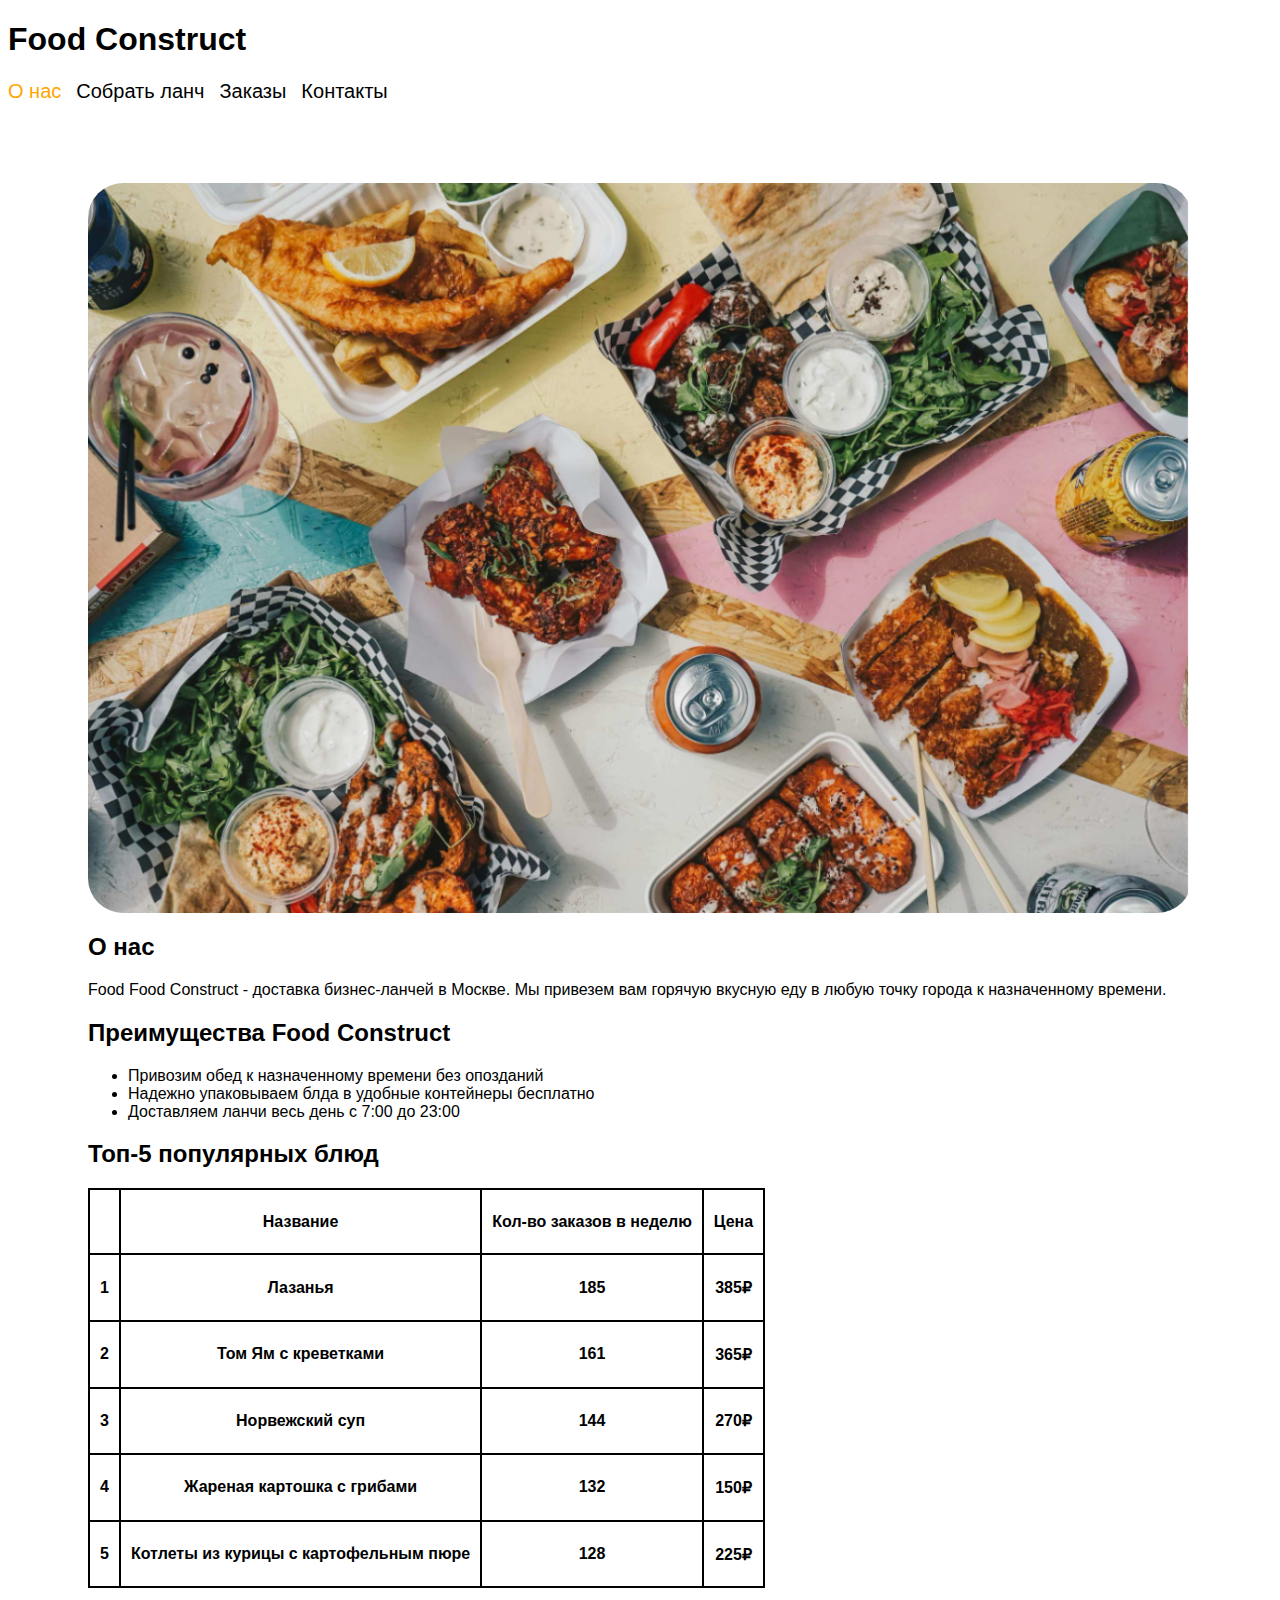
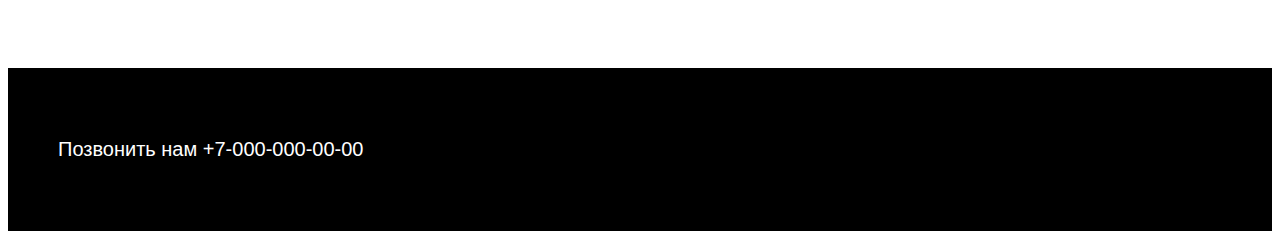
<file: index.html>
<!DOCTYPE html>
<html lang="ru">
<head>
    <meta charset="UTF-8">
    <meta name="viewport" content="width=device-width, initial-scale=1.0">
    <link rel="stylesheet" href="static/style.css">
    <title>Павлюченко Михаил</title>
</head>
<body>
    <header>
        <h1>Food Construct</h1>
        <nav> 
            <a id="active" href="#about">О нас </a>
            <a href="pages\lunch.html">Собрать ланч </a>
            <a href="#">Заказы </a>
            <a href="#contacts">Контакты </a>
        </nav>
    </header>

    <main>
        <section id="about">
            <img src="media/img.png" alt="Img">
            <h2>О нас</h2>
            <p>Food Food Construct - доставка бизнес-ланчей в Москве. Мы привезем вам горячую вкусную еду в любую точку города к назначенному времени.</p>
        </section>

        <section>
            <h2>Преимущества Food Construct</h2>
            <ul>
                <li>Привозим обед к назначенному времени без опозданий</li>
                <li>Надежно упаковываем блда в удобные контейнеры бесплатно</li>
                <li>Доставляем ланчи весь день с 7:00 до 23:00</li>
            </ul>
        </section>

        <section>
            <h2>Топ-5 популярных блюд</h2>
            <table>
                <tr>
                    <th></th>
                    <th>Название</th>
                    <th>Кол-во заказов в неделю</th>
                    <th>Цена</th>
                </tr>
                
                <tr>
                    <th>1</th>
                    <th>Лазанья</th>
                    <th>185</th>
                    <th>385₽</th>
                </tr>

                <tr>
                    <th>2</th>
                    <th>Том Ям с креветками</th>
                    <th>161</th>
                    <th>365₽</th>
                </tr>

                <tr>
                    <th>3</th>
                    <th>Норвежский суп</th>
                    <th>144</th>
                    <th>270₽</th>
                </tr>

                <tr>
                    <th>4</th>
                    <th>Жареная картошка с грибами</th>
                    <th>132</th>
                    <th>150₽</th>
                </tr>

                <tr>
                    <th>5</th>
                    <th>Котлеты из курицы с картофельным пюре</th>
                    <th>128</th>
                    <th>225₽</th>
                </tr>
            </table>
        </section>
    </main>

    <footer id="contacts">
        <p>Позвонить нам +7-000-000-00-00</p>
    </footer>


</body>
</html>
</file>
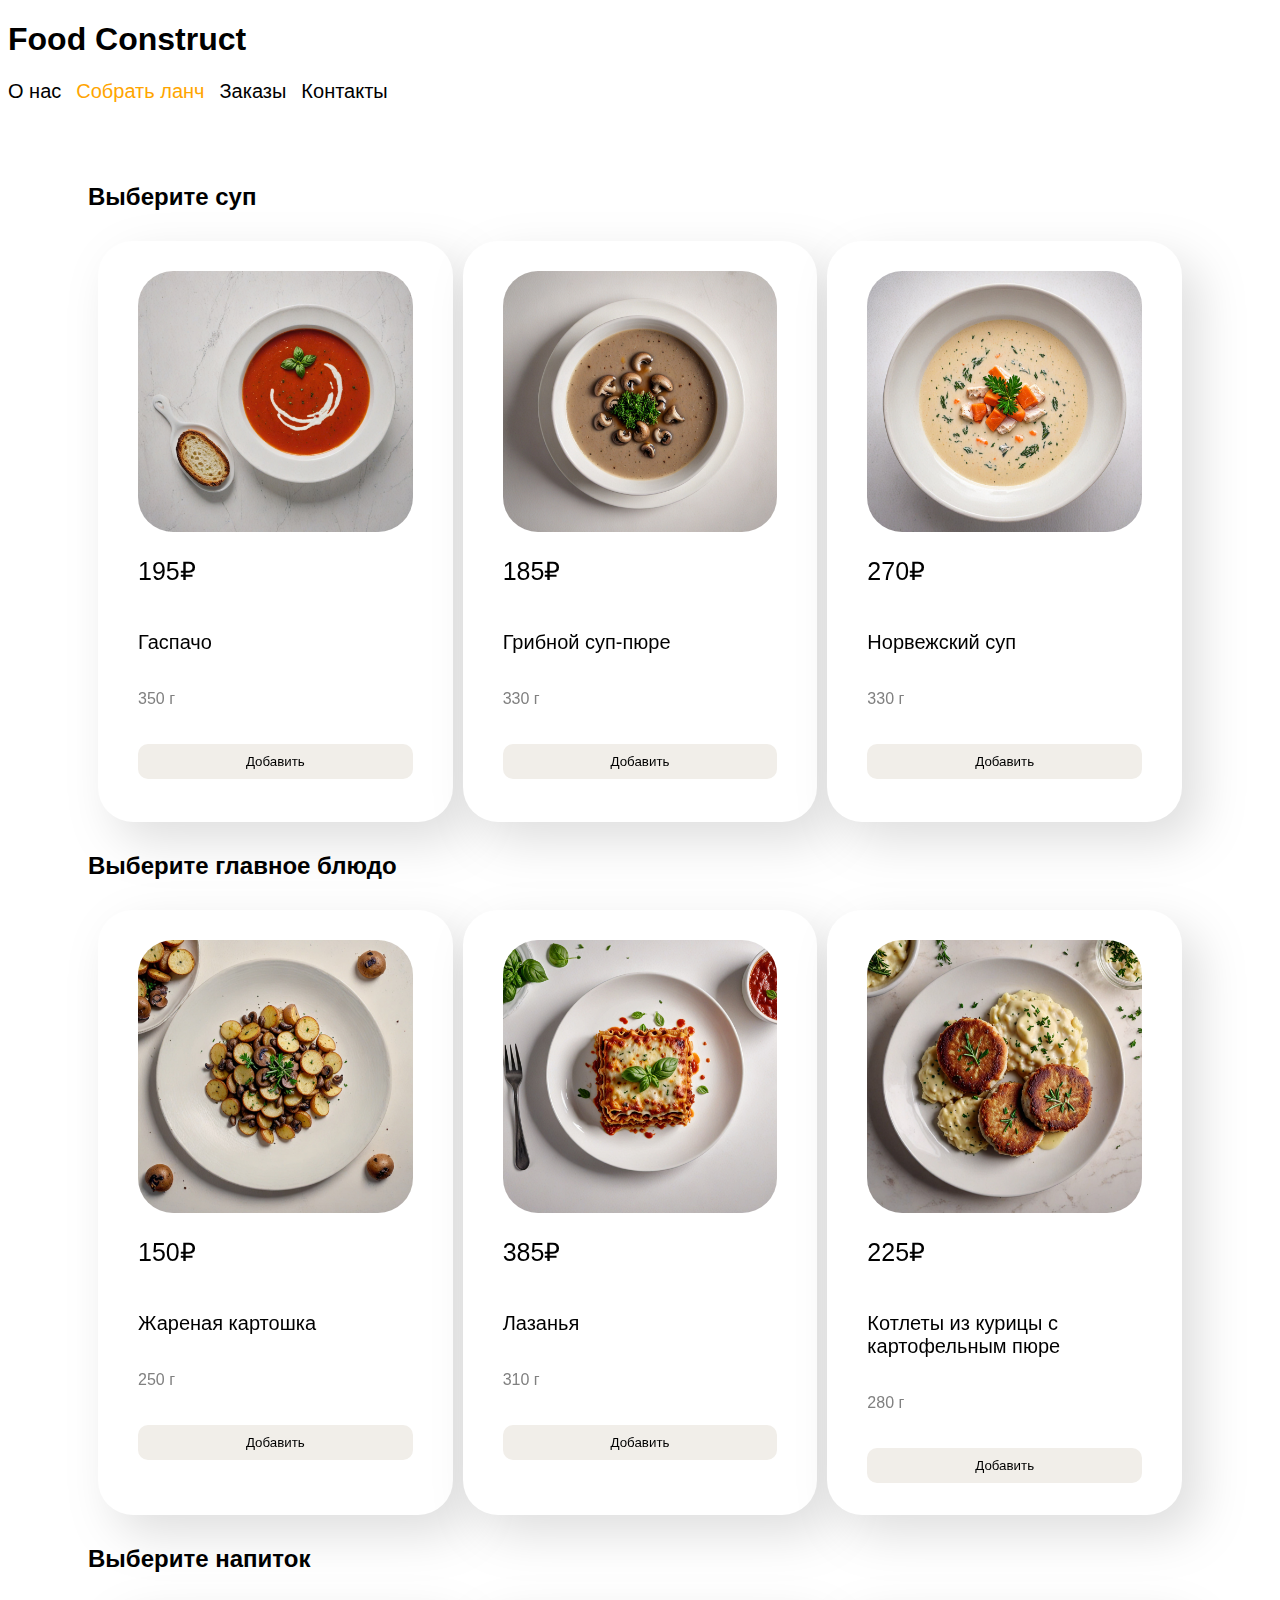
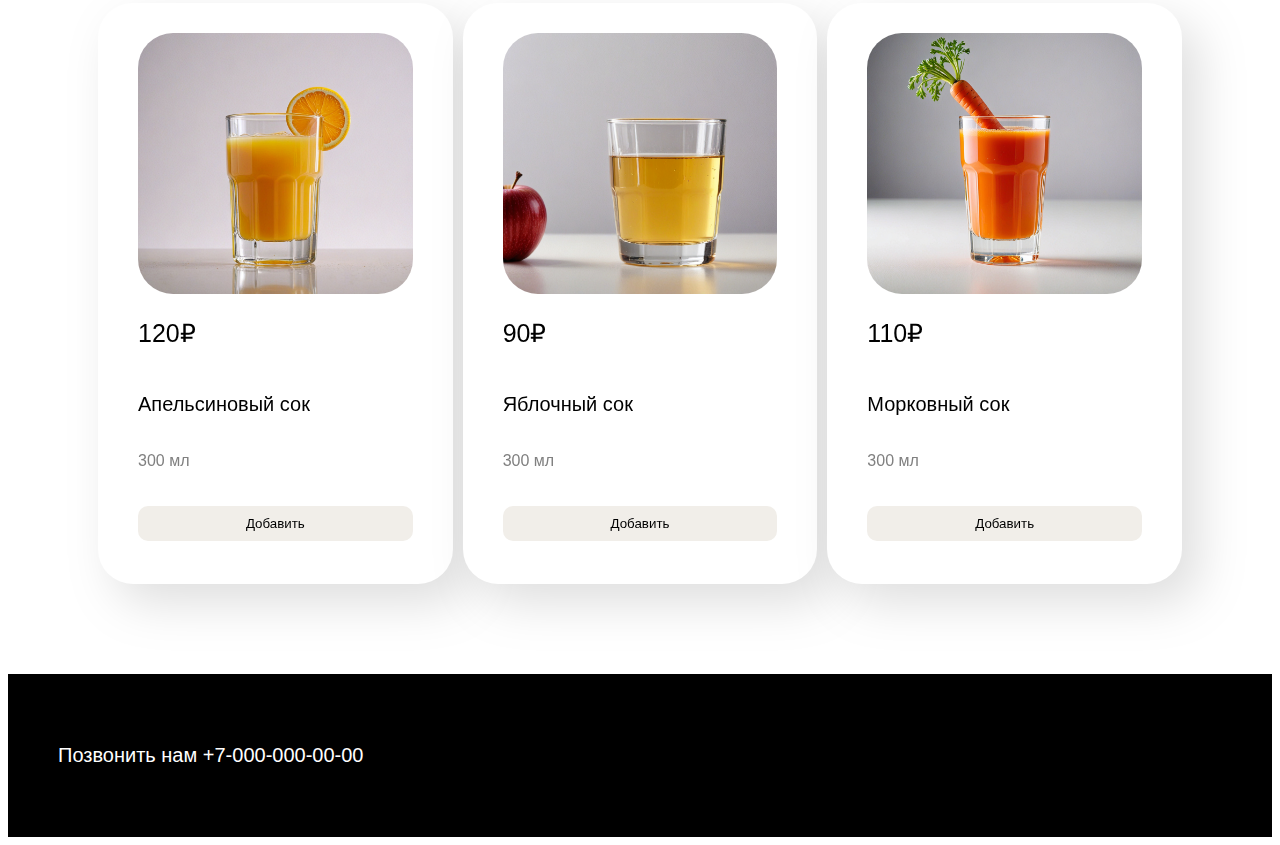
<file: pages/lunch.html>
<!DOCTYPE html>
<html lang="en">

<head>
    <meta charset="UTF-8">
    <meta name="viewport" content="width=device-width, initial-scale=1.0">
    <title>Food Construct</title>
    <link rel="stylesheet" href="../static/style.css">
</head>

<body>
    <header>
        <h1>Food Construct</h1>
        <nav>
            <a href="../index.html">О нас</a>
            <a id="active" href="#">Собрать ланч</a>
            <a href="#">Заказы</a>
            <a href="#contacts">Контакты</a>
        </nav>
    </header>

    <main>
        <section>
            <h2>Выберите суп</h2>
            <div>
                <div>
                    <img src="../media/gazpacho.jpg" alt="soup">
                    <p class="price">195₽</p>
                    <p class="name">Гаспачо</p>
                    <p class="mass">350 г</p>
                    <button>Добавить</button>
                </div>

                <div>
                    <img src="../media/mushroom_soup.jpg" alt="soup">
                    <p class="price">185₽</p>
                    <p class="name">Грибной суп-пюре</p>
                    <p class="mass">330 г</p>
                    <button>Добавить</button>
                </div>

                <div>
                    <img src="../media/norwegian_soup.jpg" alt="soup">
                    <p class="price">270₽</p>
                    <p class="name">Норвежский суп</p>
                    <p class="mass">330 г</p>
                    <button>Добавить</button>
                </div>
            </div>
        </section>

        <section>
            <h2>Выберите главное блюдо</h2>
            <div>
                <div>
                    <img src="../media/friedpotatoeswithmushrooms1.jpg" alt="soup">
                    <p class="price">150₽</p>
                    <p class="name">Жареная картошка</p>
                    <p class="mass">250 г</p>
                    <button>Добавить</button>
                </div>

                <div>
                    <img src="../media/lasagna.jpg" alt="soup">
                    <p class="price">385₽</p>
                    <p class="name">Лазанья</p>
                    <p class="mass">310 г</p>
                    <button>Добавить</button>
                </div>

                <div>
                    <img src="../media/chickencutletsandmashedpotatoes.jpg" alt="soup">
                    <p class="price">225₽</p>
                    <p class="name">Котлеты из курицы с картофельным пюре</p>
                    <p class="mass">280 г</p>
                    <button>Добавить</button>
                </div>
            </div>
        </section>

        <section>
            <h2>Выберите напиток</h2>
            <div>
                <div>
                    <img src="../media/orangejuice.jpg" alt="Апельсиновый сок">
                    <p class="price">120₽</p>
                    <p class="name">Апельсиновый сок</p>
                    <p class="mass">300 мл</p>
                    <button>Добавить</button>
                </div>

                <div>
                    <img src="../media/applejuice.jpg" alt="Яблочный сок">
                    <p class="price">90₽</p>
                    <p class="name">Яблочный сок</p>
                    <p class="mass">300 мл</p>
                    <button>Добавить</button>
                </div>

                <div>
                    <img src="../media/carrotjuice.jpg" alt="Морковный сок">
                    <p class="price">110₽</p>
                    <p class="name">Морковный сок</p>
                    <p class="mass">300 мл</p>
                    <button>Добавить</button>
                </div>
            </div>
        </section>
    </main>

    <footer id="contacts">
        <p>Позвонить нам +7-000-000-00-00</p>
    </footer>
</body>

</html>
</file>
<file: static/style.css>
body {
    color: black;
}

* {
    box-sizing: border-box;
    font-family: "Audiowide", sans-serif;
}

img {
    width: 100%;
    height: 50%;
    display: block;
    object-fit: cover;
    border-radius: 35px;
}

table, th, td {
    border: 2px solid;
}

th {
    padding: 10px;
}

table {
    padding: 0;
    border-collapse: collapse;
    text-align: center;
    height: 400px;
}

a {
    text-decoration: none;
    font-family: "Roboto", sans-serif;
    color: black;
}

a:hover {
    color: orange;
}

nav {
    display: flex;
    flex-wrap: wrap;
    gap: 15px;
    font-size: 20px;
}

main {
    margin: 80px;
    padding: 0;
}

footer {
    padding: 50px;
    font-size: 20px;
    width: 100%;
    background-color: black;
    color: white;
}

#active {
    color: orange;
}

section > div {
    display: grid;
    grid-template-columns: repeat(3, 1fr);
    gap: 10px;
    padding: 10px;
}

section > div > div {
    display: flex;
    flex-wrap: wrap;
    flex-direction: column;
    padding: 30px 40px;
    border-radius: 35px;
    background-color: white;
    cursor: pointer;
    filter: drop-shadow(17px 19px 24px rgba(0, 0, 0, 0.13));
    transition: border 0.3s;
}

section > div > div:hover {
    border: 2px solid tomato;
}

section > div > div:hover > button {
    background-color: #AAAAAA;
}

.price {
    font-size: 25px;
}

.name {
    font-size: 20px;
}

.mass {
    color: gray;
}

section > div > div > button {
    background-color: #f1eee9;
    margin-top: 20px;
    padding: 10px 30px;
    border-radius: 10px;
    cursor: pointer;
    border: none;
    transition: background-color 0.3s;
}

@media (max-width: 600px) {
    h1 {
        text-align: center;
    }

    nav {
        display: flex;
        flex-direction: column;
        align-items: center;
    }

    nav > a {
        font-size: 20px;
    }

    section > h2 {
        text-align: center;
    }

    section > div {
        display: grid;
        grid-template-columns: repeat(1, 1fr);
    }
}

@media (max-width: 800px) {
    nav {
        display: flex;
        flex-direction: row;
    }

    section > div {
        display: grid;
        grid-template-columns: repeat(2, 1fr);
    }
}
</file>
